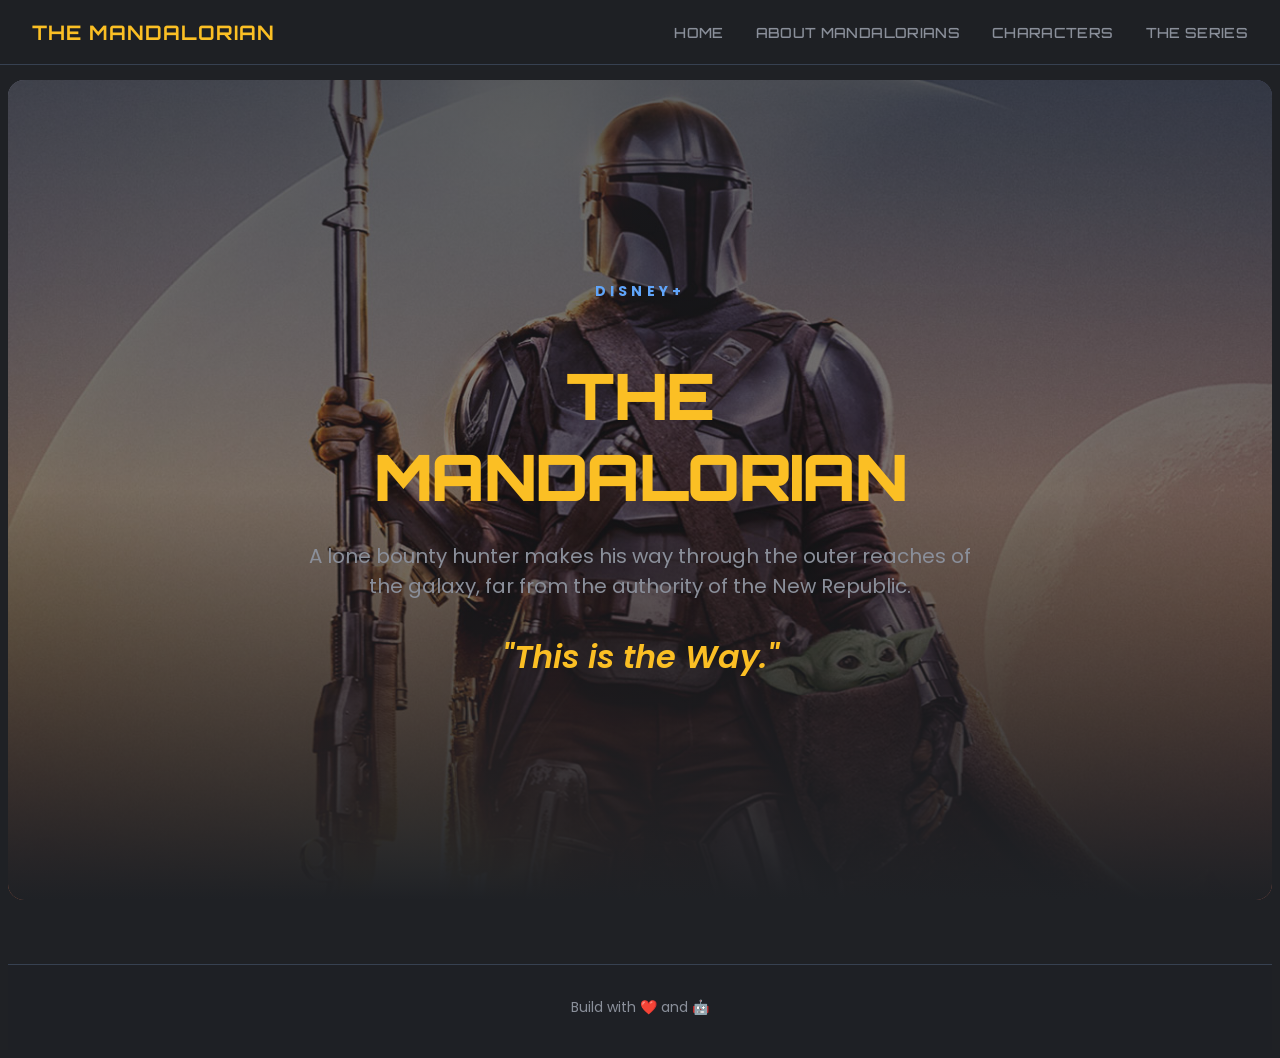
<file: index.html>
<!DOCTYPE html>
<html lang="en">
<head>
  <meta charset="UTF-8">
  <meta name="viewport" content="width=device-width, initial-scale=1.0">
  <title>The Mandalorian</title>
  <link href="https://fonts.googleapis.com/css2?family=Orbitron:wght@400;500;700;900&family=Poppins:wght@300;400;500;600;700&display=swap" rel="stylesheet">

  <link rel="stylesheet" href="styles.css">
  <link rel="stylesheet" href="index.css">

</head>
<body>
  <nav class="nav">
    <div class="nav-container">
      <div class="nav-content">
        <!-- Home -->
        <a href="/" class="home">
          <span>THE MANDALORIAN</span>
        </a>

        <!-- Desktop Navigation -->
        <div class="desktop-nav">
          <a href="/">Home</a>
          <a href="/mandalorians.html">About Mandalorians</a>
          <a href="/characters.html">Characters</a>
          <a href="/series.html">The Series</a>
        </div>

        <!-- Mobile Menu Toggle -->
        <input type="checkbox" id="mobile-menu-toggle" class="mobile-menu-toggle">
        <label for="mobile-menu-toggle" class="mobile-menu-button">
          <span class="bar"></span>
          <span class="bar"></span>
          <span class="bar"></span>
        </label>

        <!-- Mobile Navigation -->
        <div class="mobile-nav">
          <a href="/">Home</a>
          <a href="/mandalorians.html">About Mandalorians</a>
          <a href="/characters.html">Characters</a>
          <a href="/series.html">The Series</a>
        </div>
      </div>
    </div>
  </nav>

  <!-- Hero Section -->
  <section id="home" class="hero">
    <!-- Background Image -->
    <div class="hero-bg">
      <img src="images/hero-image.jpg" alt="Mandalorian landscape" class="hero-img">
      <div class="hero-overlay"></div>
    </div>

    <!-- Content -->
    <div class="hero-content">
      <p class="hero-subtitle">Disney+</p>
      <h1 class="hero-title">
        <span>THE</span>
        <span>MANDALORIAN</span>
      </h1>
      <p class="hero-description">
        A lone bounty hunter makes his way through the outer reaches of the galaxy,
        far from the authority of the New Republic.
      </p>
      <p class="hero-quote">"This is the Way."</p>
    </div>
  </section>

  <!-- Footer -->
  <footer class="footer">
    <div class="footer-container">
      <p class="footer-text">Build with ❤️ and 🤖</p>
    </div>
  </footer>
</body>
</html>
</file>
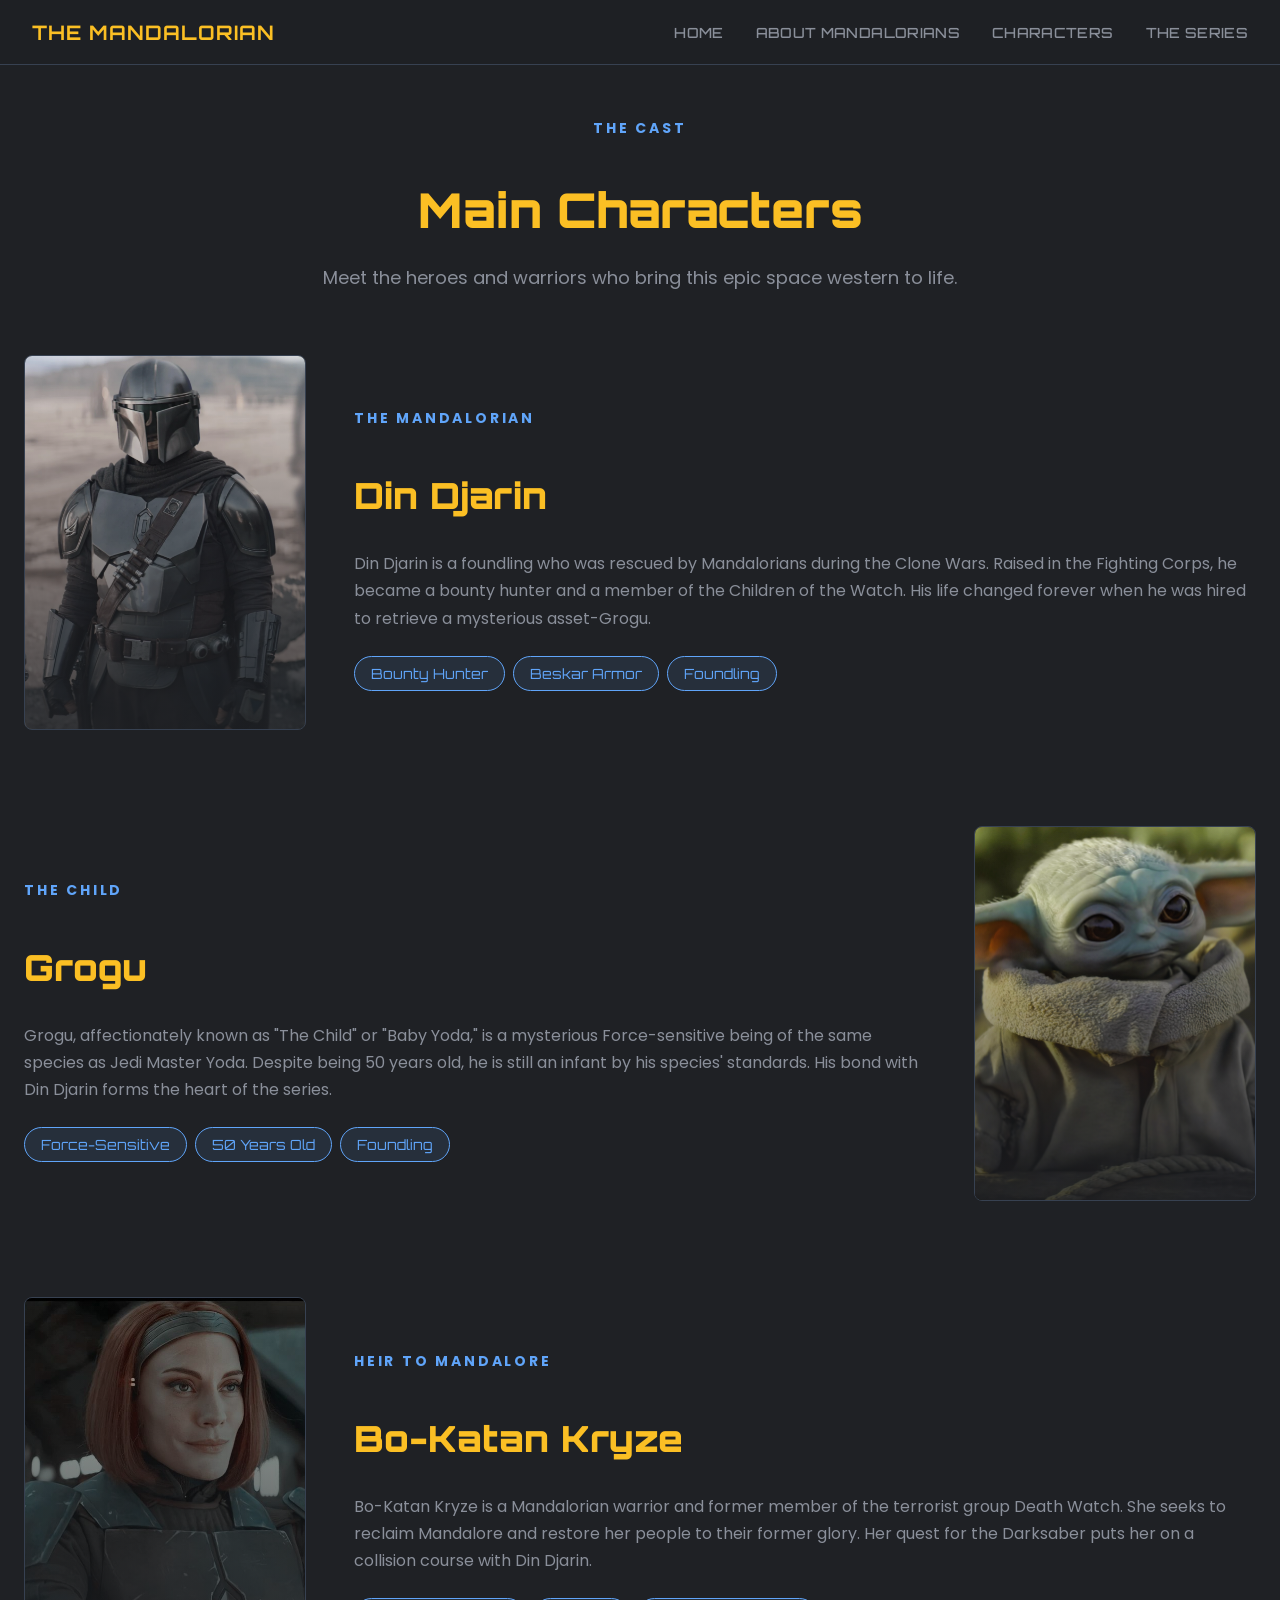
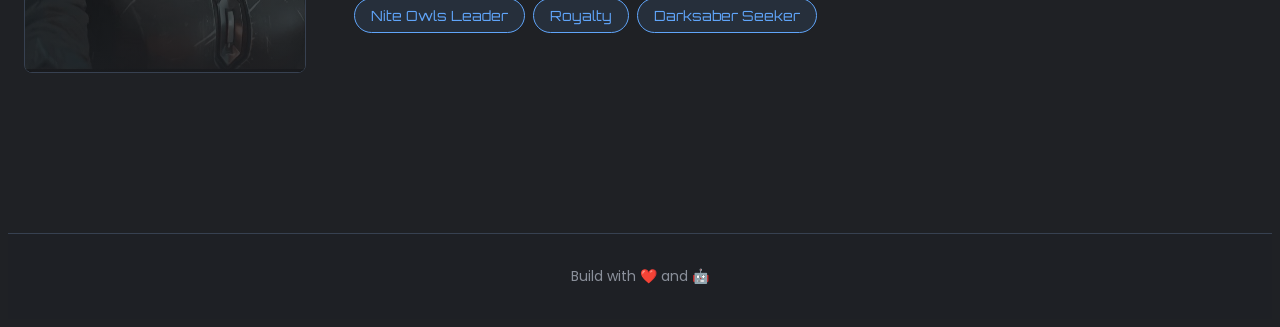
<file: characters.html>
<!DOCTYPE html>
<html lang="en">
<head>
  <meta charset="UTF-8">
  <meta name="viewport" content="width=device-width, initial-scale=1.0">
  <title>The Mandalorian</title>
  <link href="https://fonts.googleapis.com/css2?family=Orbitron:wght@400;500;700;900&family=Poppins:wght@300;400;500;600;700&display=swap" rel="stylesheet">

  <link rel="stylesheet" href="styles.css">
  <link rel="stylesheet" href="characters.css">
</head>
<body>
  <nav class="nav">
    <div class="nav-container">
      <div class="nav-content">
        <!-- Home -->
        <a href="/" class="home">
          <span>THE MANDALORIAN</span>
        </a>
  
        <!-- Desktop Navigation -->
        <div class="desktop-nav">
          <a href="/">Home</a>
          <a href="/mandalorians.html">About Mandalorians</a>
          <a href="/characters.html">Characters</a>
          <a href="/series.html">The Series</a>
        </div>
  
        <!-- Mobile Menu Toggle -->
        <input type="checkbox" id="mobile-menu-toggle" class="mobile-menu-toggle">
        <label for="mobile-menu-toggle" class="mobile-menu-button">
          <span class="bar"></span>
          <span class="bar"></span>
          <span class="bar"></span>
        </label>
  
        <!-- Mobile Navigation -->
        <div class="mobile-nav">
          <a href="/">Home</a>
          <a href="/mandalorians.html">About Mandalorians</a>
          <a href="/characters.html">Characters</a>
          <a href="/series.html">The Series</a>
        </div>
      </div>
    </div>
  </nav>

  <!-- Characters Section -->
  <section id="characters" class="characters">
    <div class="characters-container">
      <!-- Section Header -->
      <div class="characters-header">
        <p class="characters-subtitle">The Cast</p>
        <h2 class="characters-title">Main Characters</h2>
        <p class="characters-description">
          Meet the heroes and warriors who bring this epic space western to life.
        </p>
      </div>

      <!-- Characters List -->
      <div class="characters-list">
        <!-- Character 1: Din Djarin -->
        <div class="character-item">
          <div class="character-image">
            <img src="images/din-djarin.webp" alt="Din Djarin" class="char-img">
            <div class="character-overlay"></div>
          </div>
          <div class="character-content">
            <p class="character-alias">The Mandalorian</p>
            <h3 class="character-name">Din Djarin</h3>
            <p class="character-description">
              Din Djarin is a foundling who was rescued by Mandalorians during the Clone Wars. Raised in the Fighting Corps, he became a bounty hunter and a member of the Children of the Watch. His life changed forever when he was hired to retrieve a mysterious asset-Grogu.
            </p>
            <div class="character-traits">
              <span class="trait">Bounty Hunter</span>
              <span class="trait">Beskar Armor</span>
              <span class="trait">Foundling</span>
            </div>
          </div>
        </div>

        <!-- Character 2: Grogu -->
        <div class="character-item character-item-reverse">
          <div class="character-image">
            <img src="images/grogu.webp" alt="Grogu" class="char-img">
            <div class="character-overlay"></div>
          </div>
          <div class="character-content">
            <p class="character-alias">The Child</p>
            <h3 class="character-name">Grogu</h3>
            <p class="character-description">
              Grogu, affectionately known as "The Child" or "Baby Yoda," is a mysterious Force-sensitive being of the same species as Jedi Master Yoda. Despite being 50 years old, he is still an infant by his species' standards. His bond with Din Djarin forms the heart of the series.
            </p>
            <div class="character-traits">
              <span class="trait">Force-Sensitive</span>
              <span class="trait">50 Years Old</span>
              <span class="trait">Foundling</span>
            </div>
          </div>
        </div>

        <!-- Character 3: Bo-Katan Kryze -->
        <div class="character-item">
          <div class="character-image">
            <img src="images/bo-katan.jpg" alt="Bo-Katan Kryze" class="char-img">
            <div class="character-overlay"></div>
          </div>
          <div class="character-content">
            <p class="character-alias">Heir to Mandalore</p>
            <h3 class="character-name">Bo-Katan Kryze</h3>
            <p class="character-description">
              Bo-Katan Kryze is a Mandalorian warrior and former member of the terrorist group Death Watch. She seeks to reclaim Mandalore and restore her people to their former glory. Her quest for the Darksaber puts her on a collision course with Din Djarin.
            </p>
            <div class="character-traits">
              <span class="trait">Nite Owls Leader</span>
              <span class="trait">Royalty</span>
              <span class="trait">Darksaber Seeker</span>
            </div>
          </div>
        </div>
      </div>
    </div>
  </section>

  <!-- Footer -->
  <footer class="footer">
    <div class="footer-container">
      <p class="footer-text">Build with ❤️ and 🤖</p>
    </div>
  </footer>
</body>
</html>
</file>
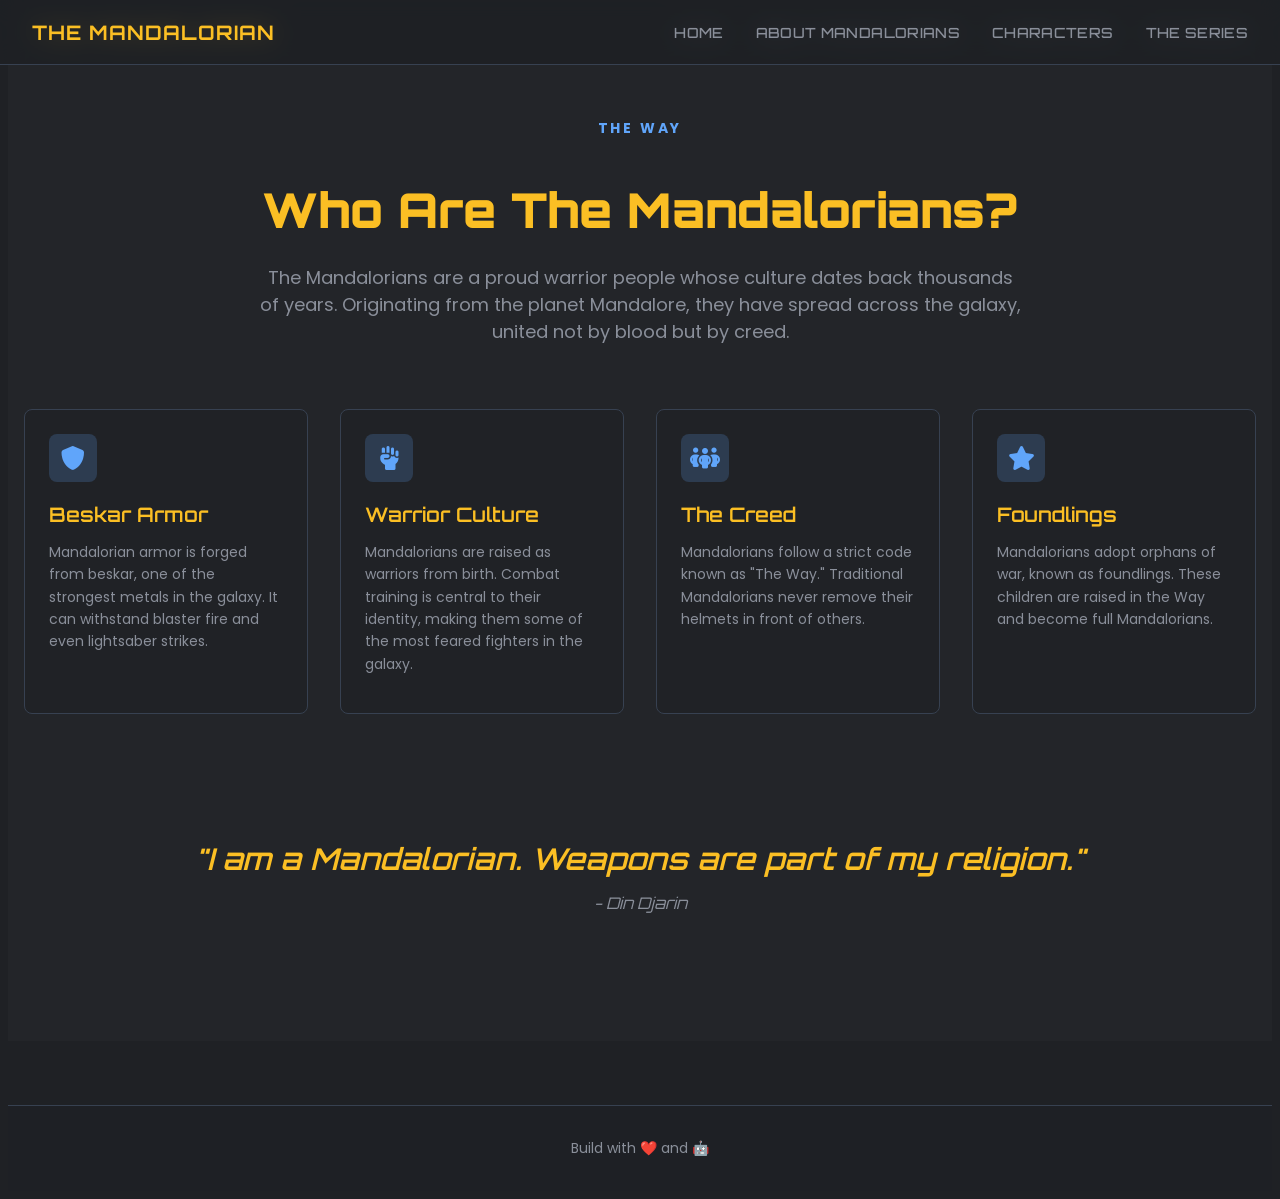
<file: mandalorians.html>
<!DOCTYPE html>
<html lang="en">
<head>
  <meta charset="UTF-8">
  <meta name="viewport" content="width=device-width, initial-scale=1.0">
  <title>The Mandalorian</title>
  <link href="https://fonts.googleapis.com/css2?family=Orbitron:wght@400;500;700;900&family=Poppins:wght@300;400;500;600;700&display=swap" rel="stylesheet">
  <link rel="stylesheet" href="https://cdnjs.cloudflare.com/ajax/libs/font-awesome/6.5.1/css/all.min.css">

  <link rel="stylesheet" href="styles.css">
  <link rel="stylesheet" href="mandalorians.css">

</head>
<body>
  <nav class="nav">
    <div class="nav-container">
      <div class="nav-content">
        <!-- Home -->
        <a href="/" class="home">
          <span>THE MANDALORIAN</span>
        </a>
  
        <!-- Desktop Navigation -->
        <div class="desktop-nav">
          <a href="/">Home</a>
          <a href="/mandalorians.html">About Mandalorians</a>
          <a href="/characters.html">Characters</a>
          <a href="/series.html">The Series</a>
        </div>
  
        <!-- Mobile Menu Toggle -->
        <input type="checkbox" id="mobile-menu-toggle" class="mobile-menu-toggle">
        <label for="mobile-menu-toggle" class="mobile-menu-button">
          <span class="bar"></span>
          <span class="bar"></span>
          <span class="bar"></span>
        </label>
  
        <!-- Mobile Navigation -->
        <div class="mobile-nav">
          <a href="/">Home</a>
          <a href="/mandalorians.html">About Mandalorians</a>
          <a href="/characters.html">Characters</a>
          <a href="/series.html">The Series</a>
        </div>
      </div>
    </div>
  </nav><nav class="nav">
    <div class="nav-container">
      <div class="nav-content">
        <!-- Home -->
        <a href="/" class="home">
          <span>THE MANDALORIAN</span>
        </a>
  
        <!-- Desktop Navigation -->
        <div class="desktop-nav">
          <a href="/">Home</a>
          <a href="/mandalorians.html">About Mandalorians</a>
          <a href="/characters.html">Characters</a>
          <a href="/series.html">The Series</a>
        </div>
  
        <!-- Mobile Menu Toggle -->
        <input type="checkbox" id="mobile-menu-toggle" class="mobile-menu-toggle">
        <label for="mobile-menu-toggle" class="mobile-menu-button">
          <span class="bar"></span>
          <span class="bar"></span>
          <span class="bar"></span>
        </label>
  
        <!-- Mobile Navigation -->
        <div class="mobile-nav">
          <a href="/">Home</a>
          <a href="/mandalorians.html">About Mandalorians</a>
          <a href="/characters.html">Characters</a>
          <a href="/series.html">The Series</a>
        </div>
      </div>
    </div>
  </nav>

  <!-- About Section -->
  <section id="about" class="about">
    <div class="about-container">
      <!-- Section Header -->
      <div class="about-header">
        <p class="about-subtitle">The Way</p>
        <h2 class="about-title">Who Are The Mandalorians?</h2>
        <p class="about-description">
          The Mandalorians are a proud warrior people whose culture dates back thousands of years. Originating from the planet Mandalore, they have spread across the galaxy, united not by blood but by creed.
        </p>
      </div>

      <!-- Features Grid -->
      <div class="features-grid">
        <!-- Feature 1: Beskar Armor -->
        <div class="feature-card">
          <div class="feature-icon">
            <i class="fas fa-shield"></i>
          </div>
          <h3 class="feature-title">Beskar Armor</h3>
          <p class="feature-description">
            Mandalorian armor is forged from beskar, one of the strongest metals in the galaxy. It can withstand blaster fire and even lightsaber strikes.
          </p>
        </div>

        <!-- Feature 2: Warrior Culture -->
        <div class="feature-card">
          <div class="feature-icon">
            <i class="fas fa-fist-raised"></i>
          </div>
          <h3 class="feature-title">Warrior Culture</h3>
          <p class="feature-description">
            Mandalorians are raised as warriors from birth. Combat training is central to their identity, making them some of the most feared fighters in the galaxy.
          </p>
        </div>

        <!-- Feature 3: The Creed -->
        <div class="feature-card">
          <div class="feature-icon">
            <i class="fas fa-people-group"></i>
          </div>
          <h3 class="feature-title">The Creed</h3>
          <p class="feature-description">
            Mandalorians follow a strict code known as "The Way." Traditional Mandalorians never remove their helmets in front of others.
          </p>
        </div>

        <!-- Feature 4: Foundlings -->
        <div class="feature-card">
          <div class="feature-icon">
            <i class="fas fa-star"></i>
          </div>
          <h3 class="feature-title">Foundlings</h3>
          <p class="feature-description">
            Mandalorians adopt orphans of war, known as foundlings. These children are raised in the Way and become full Mandalorians.
          </p>
        </div>
      </div>

      <!-- Quote -->
      <div class="about-quote">
        <blockquote class="quote-text">
          "I am a Mandalorian. Weapons are part of my religion."
        </blockquote>
        <cite class="quote-author">- Din Djarin</cite>
      </div>
    </div>
  </section>

  <!-- Footer -->
  <footer class="footer">
    <div class="footer-container">
      <p class="footer-text">Build with ❤️ and 🤖</p>
    </div>
  </footer>
</body>
</html>
</file>
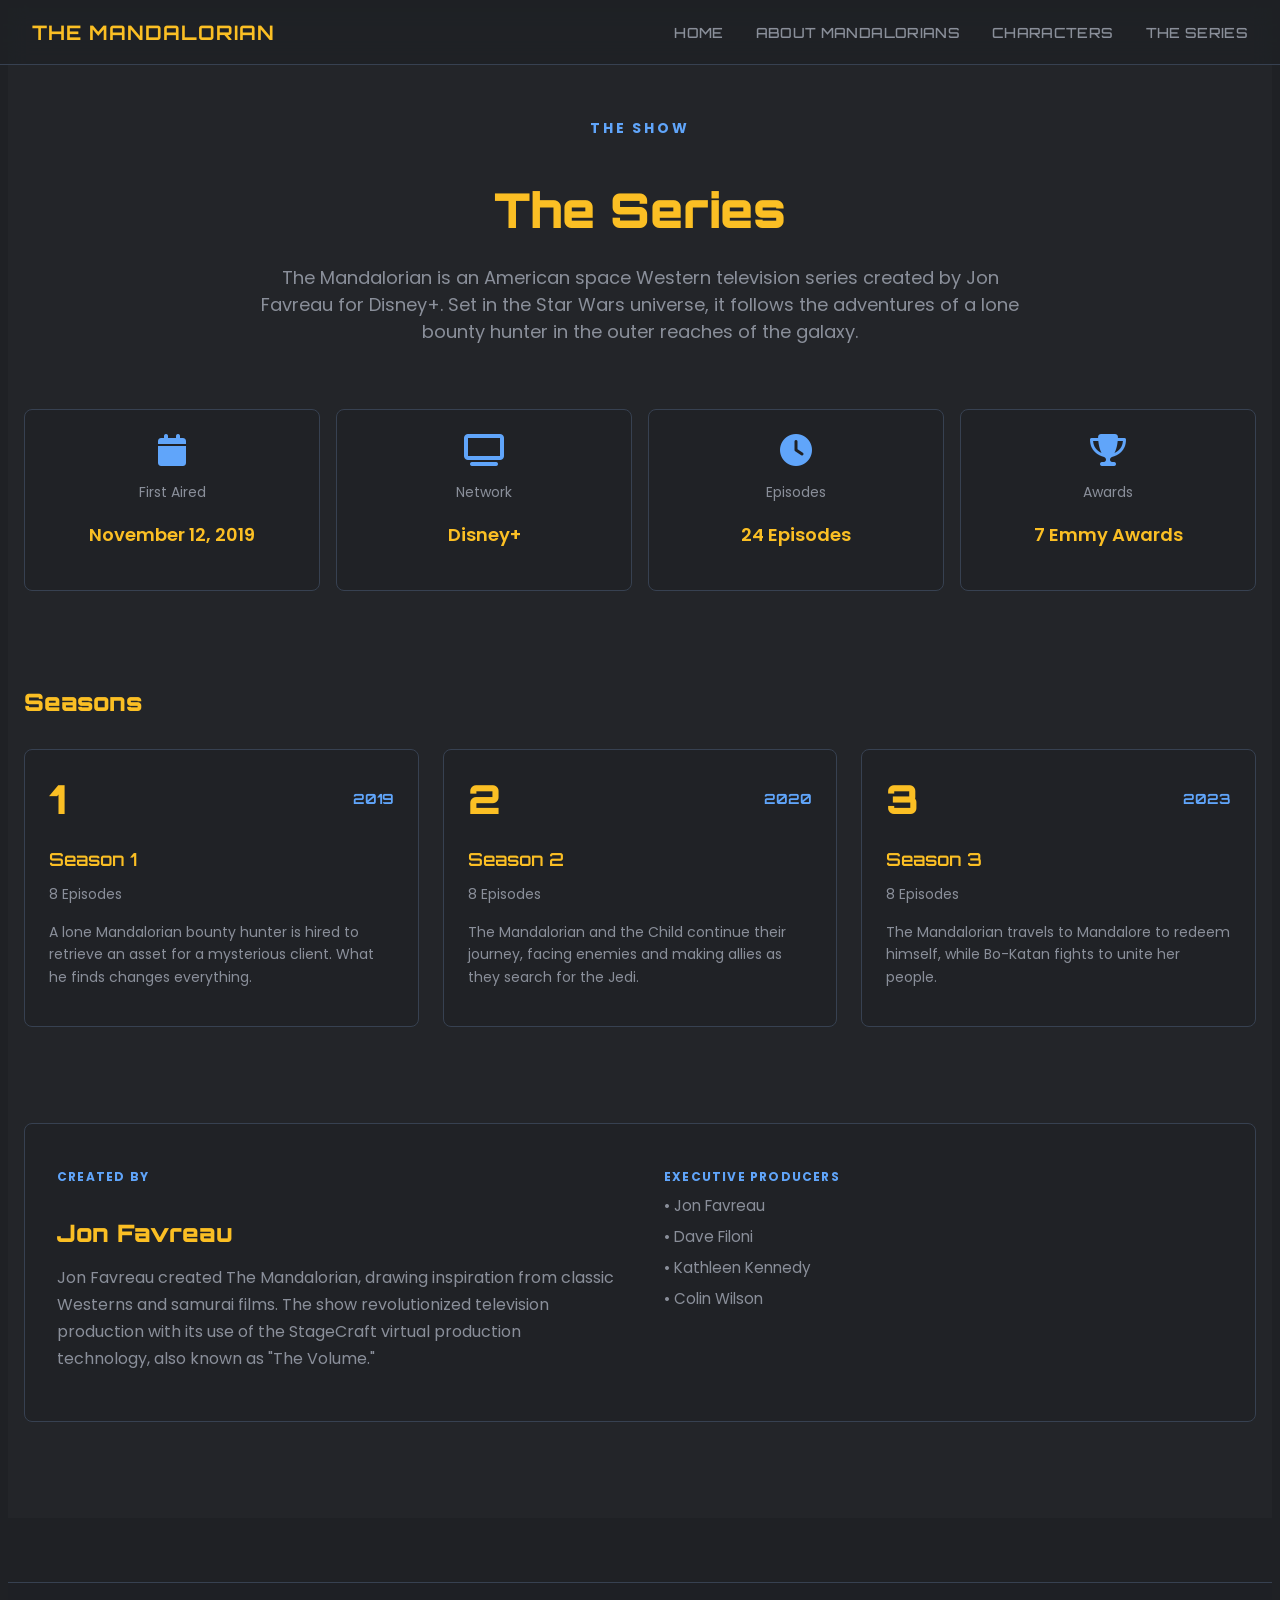
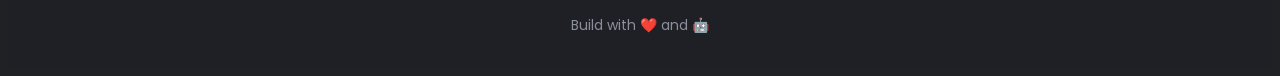
<file: series.html>
<!DOCTYPE html>
<html lang="en">
<head>
  <meta charset="UTF-8">
  <meta name="viewport" content="width=device-width, initial-scale=1.0">
  <title>The Mandalorian</title>
  <link href="https://fonts.googleapis.com/css2?family=Orbitron:wght@400;500;700;900&family=Poppins:wght@300;400;500;600;700&display=swap" rel="stylesheet">
  <link rel="stylesheet" href="https://cdnjs.cloudflare.com/ajax/libs/font-awesome/6.5.1/css/all.min.css">

  <link rel="stylesheet" href="styles.css">
  <link rel="stylesheet" href="series.css">

</head>
<body>
  <nav class="nav">
    <div class="nav-container">
      <div class="nav-content">
        <!-- Home -->
        <a href="/" class="home">
          <span>THE MANDALORIAN</span>
        </a>
  
        <!-- Desktop Navigation -->
        <div class="desktop-nav">
          <a href="/">Home</a>
          <a href="/mandalorians.html">About Mandalorians</a>
          <a href="/characters.html">Characters</a>
          <a href="/series.html">The Series</a>
        </div>
  
        <!-- Mobile Menu Toggle -->
        <input type="checkbox" id="mobile-menu-toggle" class="mobile-menu-toggle">
        <label for="mobile-menu-toggle" class="mobile-menu-button">
          <span class="bar"></span>
          <span class="bar"></span>
          <span class="bar"></span>
        </label>
  
        <!-- Mobile Navigation -->
        <div class="mobile-nav">
          <a href="/">Home</a>
          <a href="/mandalorians.html">About Mandalorians</a>
          <a href="/characters.html">Characters</a>
          <a href="/series.html">The Series</a>
        </div>
      </div>
    </div>
  </nav>

  <!-- Series Section -->
  <section id="series" class="series">
    <div class="series-container">
      <!-- Section Header -->
      <div class="series-header">
        <p class="series-subtitle">The Show</p>
        <h2 class="series-title">The Series</h2>
        <p class="series-description">
          The Mandalorian is an American space Western television series created by Jon Favreau for Disney+. Set in the Star Wars universe, it follows the adventures of a lone bounty hunter in the outer reaches of the galaxy.
        </p>
      </div>

      <!-- Stats Grid -->
      <div class="stats-grid">
        <!-- Stat 1: First Aired -->
        <div class="stat-card">
          <i class="fas fa-calendar"></i>
          <p class="stat-label">First Aired</p>
          <p class="stat-value">November 12, 2019</p>
        </div>

        <!-- Stat 2: Network -->
        <div class="stat-card">
          <i class="fas fa-tv"></i>
          <p class="stat-label">Network</p>
          <p class="stat-value">Disney+</p>
        </div>

        <!-- Stat 3: Episodes -->
        <div class="stat-card">
          <i class="fas fa-clock"></i>
          <p class="stat-label">Episodes</p>
          <p class="stat-value">24 Episodes</p>
        </div>

        <!-- Stat 4: Awards -->
        <div class="stat-card">
          <i class="fas fa-trophy"></i>
          <p class="stat-label">Awards</p>
          <p class="stat-value">7 Emmy Awards</p>
        </div>
      </div>

      <!-- Seasons -->
      <div class="seasons-section">
        <h3 class="seasons-title">Seasons</h3>
        <div class="seasons-grid">
          <!-- Season 1 -->
          <div class="season-card">
            <div class="season-header">
              <span class="season-number">1</span>
              <span class="season-year">2019</span>
            </div>
            <h4 class="season-name">Season 1</h4>
            <p class="season-episodes">8 Episodes</p>
            <p class="season-description">
              A lone Mandalorian bounty hunter is hired to retrieve an asset for a mysterious client. What he finds changes everything.
            </p>
          </div>

          <!-- Season 2 -->
          <div class="season-card">
            <div class="season-header">
              <span class="season-number">2</span>
              <span class="season-year">2020</span>
            </div>
            <h4 class="season-name">Season 2</h4>
            <p class="season-episodes">8 Episodes</p>
            <p class="season-description">
              The Mandalorian and the Child continue their journey, facing enemies and making allies as they search for the Jedi.
            </p>
          </div>

          <!-- Season 3 -->
          <div class="season-card">
            <div class="season-header">
              <span class="season-number">3</span>
              <span class="season-year">2023</span>
            </div>
            <h4 class="season-name">Season 3</h4>
            <p class="season-episodes">8 Episodes</p>
            <p class="season-description">
              The Mandalorian travels to Mandalore to redeem himself, while Bo-Katan fights to unite her people.
            </p>
          </div>
        </div>
      </div>

      <!-- Creator Info -->
      <div class="creator-info">
        <div class="creator-left">
          <p class="creator-label">Created By</p>
          <h4 class="creator-name">Jon Favreau</h4>
          <p class="creator-bio">
            Jon Favreau created The Mandalorian, drawing inspiration from classic Westerns and samurai films. The show revolutionized television production with its use of the StageCraft virtual production technology, also known as "The Volume."
          </p>
        </div>
        <div class="creator-right">
          <p class="producer-label">Executive Producers</p>
          <ul class="producers-list">
            <li>• Jon Favreau</li>
            <li>• Dave Filoni</li>
            <li>• Kathleen Kennedy</li>
            <li>• Colin Wilson</li>
          </ul>
        </div>
      </div>
    </div>
  </section>

  <!-- Footer -->
  <footer class="footer">
    <div class="footer-container">
      <p class="footer-text">Build with ❤️ and 🤖</p>
    </div>
  </footer>
</body>
</html>
</file>
<file: styles.css>
:root {
  --background: #1f2125;
  --foreground: #e3e5ea;
  --background-rgb: 31, 33, 37;
  --foreground-rgb: 227, 229, 234;
  --border: #374151;
  --primary: #fbbf24;
  --muted-foreground: #8a8f9a;
  --accent: #60a5fa;
}

body {
  background: var(--background);
  color: var(--foreground);
  font-family: 'Orbitron', sans-serif;
}

p, li {
  font-family: 'Poppins', sans-serif;
}

/* Navigation Styles */
.nav {
  position: fixed;
  top: 0;
  left: 0;
  right: 0;
  z-index: 50;
  background: rgba(var(--background-rgb), 0.8);
  backdrop-filter: blur(12px);
  border-bottom: 1px solid var(--border);
}

.nav-container {
  max-width: 80rem;
  margin: 0 auto;
  padding: 0 1rem;
}

@media (min-width: 768px) {
  .nav-container {
    padding: 0 2rem;
  }
}

.nav-content {
  display: flex;
  align-items: center;
  justify-content: space-between;
  height: 4rem;
}

.home {
  display: flex;
  align-items: center;
  gap: 0.5rem;
  color: var(--muted-foreground);
  text-decoration: none;
}

.home:hover {
  color: var(--primary);
}

.home span {
  font-size: 1.25rem;
  font-weight: bold;
  letter-spacing: 0.05em;
  color: var(--primary);
}

.desktop-nav {
  display: none;
}

@media (min-width: 768px) {
  .desktop-nav {
    display: flex;
    align-items: center;
    gap: 2rem;
  }
}

.desktop-nav a {
  font-size: 0.875rem;
  font-weight: 500;
  color: var(--muted-foreground);
  text-decoration: none;
  letter-spacing: 0.025em;
  text-transform: uppercase;
  transition: color 0.2s;
}

.desktop-nav a:hover {
  color: var(--primary);
}

/* Mobile Menu Toggle */
.mobile-menu-toggle {
  display: none;
}

.mobile-menu-button {
  display: flex;
  flex-direction: column;
  justify-content: center;
  cursor: pointer;
  padding: 0.5rem;
  border-radius: 0.25rem;
  transition: background-color 0.2s;
}

.mobile-menu-button:hover {
  background-color: rgba(var(--foreground-rgb), 0.1);
}

.bar {
  width: 20px;
  height: 2px;
  background: var(--foreground);
  margin: 3px 0;
  transition: 0.3s;
}

.mobile-menu-toggle:checked ~ .mobile-menu-button .bar:nth-child(1) {
  transform: rotate(-45deg) translate(-5px, 6px);
}

.mobile-menu-toggle:checked ~ .mobile-menu-button .bar:nth-child(2) {
  opacity: 0;
}

.mobile-menu-toggle:checked ~ .mobile-menu-button .bar:nth-child(3) {
  transform: rotate(45deg) translate(-5px, -6px);
}

.mobile-nav {
  display: none;
  position: absolute;
  top: 100%;
  left: 0;
  right: 0;
  background: var(--background);
  border-bottom: 1px solid var(--border);
  padding: 1rem;
}

.mobile-menu-toggle:checked ~ .mobile-nav {
  display: block;
}

.mobile-nav a {
  display: block;
  padding: 0.5rem 0;
  margin-bottom: 0.5rem;
  font-size: 0.875rem;
  font-weight: 500;
  color: var(--muted-foreground);
  text-decoration: none;
  letter-spacing: 0.025em;
  text-transform: uppercase;
  transition: color 0.2s;
}

.mobile-nav a:hover {
  color: var(--primary);
}

@media (min-width: 768px) {
  .mobile-menu-button {
    display: none;
  }
}

/* Footer */
.footer {
  background: rgba(var(--background-rgb), 0.9);
  border-top: 1px solid var(--border);
  padding: 2rem 0;
  margin-top: 4rem;
}

.footer-container {
  max-width: 80rem;
  margin: 0 auto;
  padding: 0 1rem;
}

@media (min-width: 768px) {
  .footer-container {
    padding: 0 2rem;
  }
}

.footer-text {
  text-align: center;
  color: var(--muted-foreground);
  font-size: 0.875rem;
  margin: 0;
}
</file>
<file: index.css>
.hero {
  position: relative;
  min-height: calc(100vh - 5rem);
  display: flex;
  align-items: center;
  justify-content: center;
  border-radius: 1rem;
  overflow: hidden;
  margin-top: 5rem;
  scroll-margin-top: 5rem;
}

.hero-bg {
  position: absolute;
  inset: 0;
  z-index: 0;
}

.hero-img {
  width: 100%;
  height: 100%;
  object-fit: cover;
}

.hero-overlay {
  position: absolute;
  inset: 0;
  background: linear-gradient(to bottom, rgba(var(--background-rgb), 0.7), rgba(var(--background-rgb), 0.5), var(--background));
}

.hero-content {
  position: relative;
  z-index: 10;
  text-align: center;
  padding: 1rem;
  max-width: 56rem;
  margin: 0 auto;
}

.hero-subtitle {
  color: var(--accent);
  text-transform: uppercase;
  letter-spacing: 0.3em;
  font-size: 0.875rem;
  margin-bottom: 1rem;
  font-weight: bold;
}

.hero-title {
  font-size: 3rem;
  font-weight: 900;
  letter-spacing: -0.025em;
  color: var(--primary);
  margin-bottom: 1.5rem;
}

.hero-title span {
  display: block;
}

@media (min-width: 768px) {
  .hero-title {
    font-size: 4rem;
  }
}

.hero-description {
  font-size: 1.125rem;
  color: var(--muted-foreground);
  max-width: 42rem;
  margin: 0 auto 2rem;
}

@media (min-width: 768px) {
  .hero-description {
    font-size: 1.25rem;
  }
}

.hero-quote {
  font-size: 1.5rem;
  font-weight: 600;
  color: var(--primary);
  font-style: italic;
}

@media (min-width: 768px) {
  .hero-quote {
    font-size: 2rem;
  }
}
</file>
<file: characters.css>
.characters {
  padding: 6rem 1rem;
  background: rgba(var(--background-rgb), 1);
  scroll-margin-top: 5rem;
}

.characters-container {
  max-width: 80rem;
  margin: 0 auto;
}

.characters-header {
  text-align: center;
  margin-bottom: 4rem;
}

.characters-subtitle {
  color: var(--accent);
  text-transform: uppercase;
  letter-spacing: 0.2em;
  font-size: 0.875rem;
  margin-bottom: 1rem;
  font-weight: bold;
}

.characters-title {
  font-size: 2rem;
  font-weight: 900;
  color: var(--primary);
  margin-bottom: 1.5rem;
}

@media (min-width: 768px) {
  .characters-title {
    font-size: 2.25rem;
  }
}

@media (min-width: 1024px) {
  .characters-title {
    font-size: 3rem;
  }
}

.characters-description {
  font-size: 1.125rem;
  color: var(--muted-foreground);
  max-width: 48rem;
  margin: 0 auto;
}

/* Characters List */
.characters-list {
  display: flex;
  flex-direction: column;
  gap: 4rem;
}

@media (min-width: 768px) {
  .characters-list {
    gap: 6rem;
  }
}

.character-item {
  display: flex;
  flex-direction: column;
  gap: 2rem;
}

@media (min-width: 768px) {
  .character-item {
    flex-direction: row;
    gap: 3rem;
    align-items: center;
  }
}

.character-item-reverse {
  flex-direction: column;
}

@media (min-width: 768px) {
  .character-item-reverse {
    flex-direction: row-reverse;
  }
}

.character-image {
  flex: 0 0 100%;
  position: relative;
  aspect-ratio: 4 / 5;
  overflow: hidden;
  border-radius: 0.5rem;
  border: 1px solid var(--border);
  max-width: 280px;
  margin: 0 auto;
}

@media (min-width: 768px) {
  .character-image {
    flex: 0 0 280px;
    aspect-ratio: 3 / 4;
    margin: 0;
  }
}

.char-img {
  width: 100%;
  height: 100%;
  object-fit: cover;
}

.character-overlay {
  position: absolute;
  inset: 0;
  background: linear-gradient(to top, rgba(var(--background-rgb), 0.8), transparent);
  z-index: 1;
}

.character-content {
  flex: 1;
  display: flex;
  flex-direction: column;
  justify-content: center;
}

.character-alias {
  color: var(--accent);
  text-transform: uppercase;
  letter-spacing: 0.2em;
  font-size: 0.875rem;
  margin-bottom: 0.5rem;
  font-weight: bold;
}

.character-name {
  font-size: 1.875rem;
  font-weight: 900;
  color: var(--primary);
  margin-bottom: 1rem;
}

@media (min-width: 768px) {
  .character-name {
    font-size: 2.25rem;
  }
}

.character-description {
  color: var(--muted-foreground);
  line-height: 1.7;
  margin-bottom: 1.5rem;
}

.character-traits {
  display: flex;
  flex-wrap: wrap;
  gap: 0.5rem;
}

.trait {
  display: inline-block;
  padding: 0.5rem 1rem;
  background: rgba(96, 165, 250, 0.1);
  color: var(--accent);
  font-size: 0.875rem;
  border-radius: 9999px;
  border: 1px solid var(--accent);
}
</file>
<file: mandalorians.css>
.about {
  padding: 6rem 1rem;
  background: rgba(var(--foreground-rgb), 0.02);
  scroll-margin-top: 5rem;
}

.about-container {
  max-width: 80rem;
  margin: 0 auto;
}

.about-header {
  text-align: center;
  margin-bottom: 4rem;
}

.about-subtitle {
  color: var(--accent);
  text-transform: uppercase;
  letter-spacing: 0.2em;
  font-size: 0.875rem;
  margin-bottom: 1rem;
  font-weight: bold;
}

.about-title {
  font-size: 2rem;
  font-weight: 900;
  color: var(--primary);
  margin-bottom: 1.5rem;
}

@media (min-width: 768px) {
  .about-title {
    font-size: 2.25rem;
  }
}

@media (min-width: 1024px) {
  .about-title {
    font-size: 3rem;
  }
}

.about-description {
  font-size: 1.125rem;
  color: var(--muted-foreground);
  max-width: 48rem;
  margin: 0 auto;
}

@media (min-width: 768px) {
  .about-description {
    font-size: 1.125rem;
  }
}

/* Features Grid */
.features-grid {
  display: grid;
  grid-template-columns: repeat(auto-fit, minmax(250px, 1fr));
  gap: 2rem;
  margin-bottom: 4rem;
}

@media (min-width: 768px) {
  .features-grid {
    grid-template-columns: repeat(2, 1fr);
    gap: 2rem;
  }
}

@media (min-width: 1024px) {
  .features-grid {
    grid-template-columns: repeat(4, 1fr);
    gap: 2rem;
  }
}

.feature-card {
  background: rgba(var(--background-rgb), 0.5);
  padding: 1.5rem;
  border-radius: 0.5rem;
  border: 1px solid var(--border);
  transition: all 0.3s ease;
}

.feature-card:hover {
  border-color: var(--primary);
  background: rgba(var(--background-rgb), 0.7);
}

.feature-icon {
  width: 3rem;
  height: 3rem;
  background: rgba(96, 165, 250, 0.2);
  border-radius: 0.5rem;
  display: flex;
  align-items: center;
  justify-content: center;
  margin-bottom: 1rem;
  font-size: 1.5rem;
  color: var(--accent);
}

.feature-title {
  font-size: 1.25rem;
  font-weight: 600;
  color: var(--primary);
  margin-bottom: 0.5rem;
}

.feature-description {
  font-size: 0.875rem;
  color: var(--muted-foreground);
  line-height: 1.6;
}

/* Quote Section */
.about-quote {
  text-align: center;
  margin-top: 4rem;
  padding: 2rem;
}

.quote-text {
  font-size: 1.5rem;
  font-weight: 600;
  color: var(--primary);
  font-style: italic;
  margin-bottom: 1rem;
}

@media (min-width: 768px) {
  .quote-text {
    font-size: 1.875rem;
  }
}

.quote-author {
  color: var(--muted-foreground);
  display: block;
  margin-top: 1rem;
}
</file>
<file: series.css>
.series {
  padding: 6rem 1rem;
  background: rgba(var(--foreground-rgb), 0.02);
  scroll-margin-top: 5rem;
}

.series-container {
  max-width: 80rem;
  margin: 0 auto;
}

.series-header {
  text-align: center;
  margin-bottom: 4rem;
}

.series-subtitle {
  color: var(--accent);
  text-transform: uppercase;
  letter-spacing: 0.2em;
  font-size: 0.875rem;
  margin-bottom: 1rem;
  font-weight: bold;
}

.series-title {
  font-size: 2rem;
  font-weight: 900;
  color: var(--primary);
  margin-bottom: 1.5rem;
}

@media (min-width: 768px) {
  .series-title {
    font-size: 2.25rem;
  }
}

@media (min-width: 1024px) {
  .series-title {
    font-size: 3rem;
  }
}

.series-description {
  font-size: 1.125rem;
  color: var(--muted-foreground);
  max-width: 48rem;
  margin: 0 auto;
}

/* Stats Grid */
.stats-grid {
  display: grid;
  grid-template-columns: repeat(auto-fit, minmax(200px, 1fr));
  gap: 1rem;
  margin-bottom: 6rem;
}

@media (min-width: 640px) {
  .stats-grid {
    grid-template-columns: repeat(2, 1fr);
  }
}

@media (min-width: 1024px) {
  .stats-grid {
    grid-template-columns: repeat(4, 1fr);
  }
}

.stat-card {
  background: rgba(var(--background-rgb), 0.5);
  padding: 1.5rem;
  border-radius: 0.5rem;
  border: 1px solid var(--border);
  text-align: center;
}

.stat-card i {
  font-size: 2rem;
  color: var(--accent);
  margin-bottom: 1rem;
  display: block;
}

.stat-label {
  font-size: 0.875rem;
  color: var(--muted-foreground);
  margin-bottom: 0.5rem;
}

.stat-value {
  font-size: 1.125rem;
  font-weight: 600;
  color: var(--primary);
}

/* Seasons Section */
.seasons-section {
  margin-bottom: 6rem;
}

.seasons-title {
  font-size: 1.5rem;
  font-weight: 900;
  color: var(--primary);
  margin-bottom: 2rem;
}

.seasons-grid {
  display: grid;
  grid-template-columns: repeat(auto-fit, minmax(280px, 1fr));
  gap: 1.5rem;
}

@media (min-width: 768px) {
  .seasons-grid {
    grid-template-columns: repeat(3, 1fr);
  }
}

.season-card {
  background: rgba(var(--background-rgb), 0.5);
  padding: 1.5rem;
  border-radius: 0.5rem;
  border: 1px solid var(--border);
  transition: all 0.3s ease;
}

.season-card:hover {
  border-color: var(--primary);
  background: rgba(var(--background-rgb), 0.7);
}

.season-header {
  display: flex;
  align-items: center;
  justify-content: space-between;
  margin-bottom: 1rem;
}

.season-number {
  font-size: 2.5rem;
  font-weight: 900;
  color: var(--primary);
}

.season-year {
  color: var(--accent);
  font-size: 0.875rem;
  font-weight: bold;
}

.season-name {
  font-size: 1.125rem;
  font-weight: 600;
  color: var(--primary);
  margin-bottom: 0.5rem;
}

.season-episodes {
  font-size: 0.875rem;
  color: var(--muted-foreground);
  margin-bottom: 1rem;
}

.season-description {
  font-size: 0.875rem;
  color: var(--muted-foreground);
  line-height: 1.6;
}

/* Creator Info */
.creator-info {
  background: rgba(var(--background-rgb), 0.5);
  padding: 2rem;
  border-radius: 0.5rem;
  border: 1px solid var(--border);
  display: grid;
  gap: 2rem;
}

@media (min-width: 768px) {
  .creator-info {
    grid-template-columns: 1fr 1fr;
    gap: 3rem;
  }
}

.creator-label,
.producer-label {
  color: var(--accent);
  text-transform: uppercase;
  letter-spacing: 0.1em;
  font-size: 0.75rem;
  font-weight: bold;
  margin-bottom: 0.5rem;
}

.creator-name {
  font-size: 1.5rem;
  font-weight: 900;
  color: var(--primary);
  margin-bottom: 1rem;
}

.creator-bio {
  color: var(--muted-foreground);
  line-height: 1.7;
}

.producers-list {
  list-style: none;
  padding: 0;
  margin: 0;
}

.producers-list li {
  color: var(--muted-foreground);
  margin-bottom: 0.5rem;
  font-size: 0.95rem;
}
</file>
